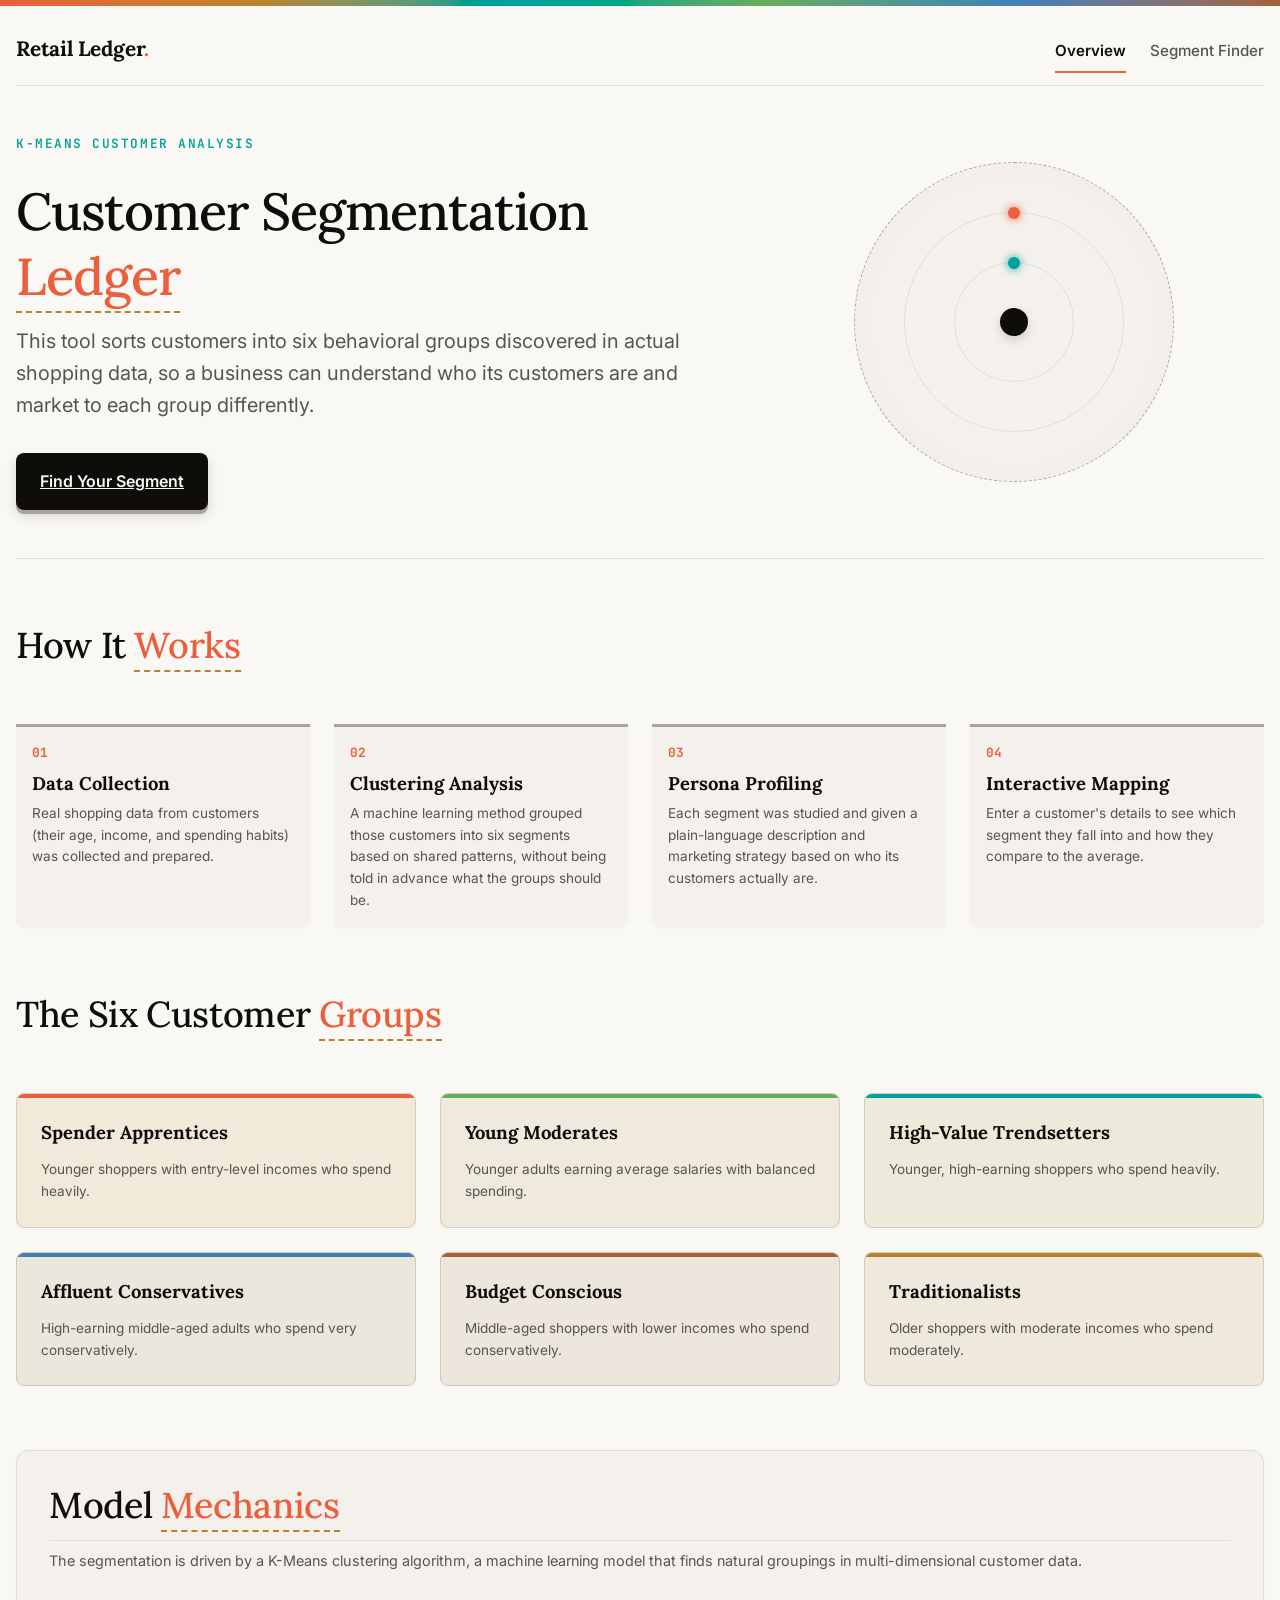
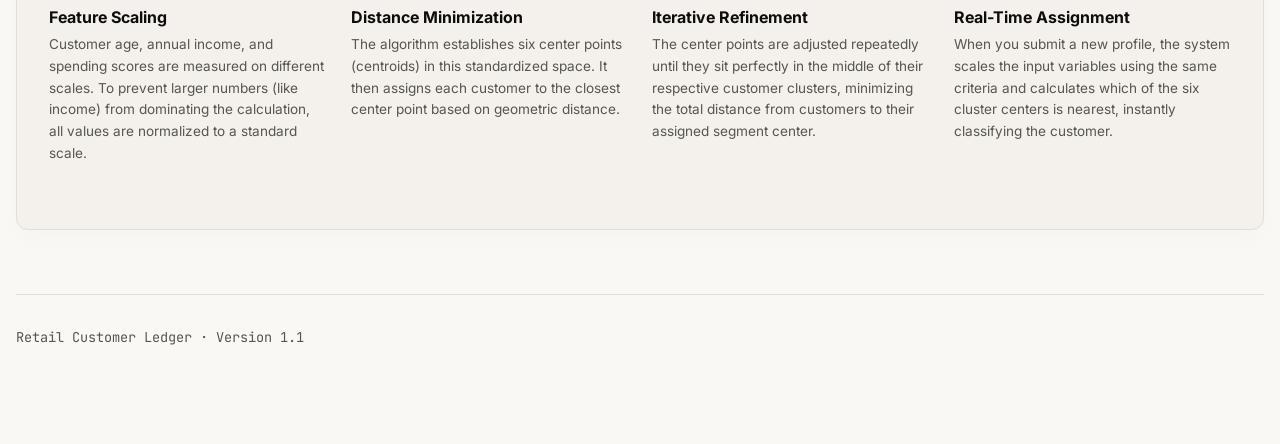
<file: frontend/index.html>
<!DOCTYPE html>
<html lang="en">

<head>
    <meta charset="UTF-8">
    <meta name="viewport" content="width=device-width, initial-scale=1.0">
    <title>Customer Segmentation Ledger</title>
    <meta name="description" content="An archival record ledger mapping customer demographics to K-Means behavioral segments.">
    <link rel="icon" type="image/svg+xml" href="favicon.svg">
    <link rel="preconnect" href="https://fonts.googleapis.com">
    <link rel="preconnect" href="https://fonts.gstatic.com" crossorigin>
    <link href="https://fonts.googleapis.com/css2?family=Inter:wght@400;500;600;700&family=Lora:ital,wght@0,400;0,500;0,600;0,700;1,400&family=JetBrains+Mono:wght@400;500&display=swap" rel="stylesheet">
    <link rel="stylesheet" href="style.css">
</head>

<body>
    <div class="app-container">
        <nav class="main-nav" aria-label="Primary Navigation">
            <a href="index.html" class="nav-brand">Retail Ledger</a>
            <div class="nav-links">
                <a href="index.html" class="nav-link active" aria-current="page">Overview</a>
                <a href="segment-finder.html" class="nav-link">Segment Finder</a>
            </div>
        </nav>

        <main class="home-layout">
            <section class="hero-layout" aria-label="Introduction">
                <div class="hero-content">
                    <span class="page-meta">K-Means Customer Analysis</span>
                    <h1>Customer Segmentation <em>Ledger</em></h1>
                    <p class="hero-lead">This tool sorts customers into six behavioral groups discovered in actual shopping data, so a business can understand who its customers are and market to each group differently.</p>
                    <div style="margin-top: var(--space-4);">
                        <a href="segment-finder.html" class="ink-btn" style="width: auto;">Find Your Segment</a>
                    </div>
                </div>
                <div class="hero-illustration" aria-hidden="true">
                    <div class="illustration-center"></div>
                    <div class="illustration-orbit">
                        <div class="orbit-node"></div>
                    </div>
                    <div class="illustration-orbit">
                        <div class="orbit-node"></div>
                    </div>
                </div>
            </section>

            <section class="process-section" aria-labelledby="process-heading">
                <h2 id="process-heading">How It <em>Works</em></h2>
                <div class="process-grid">
                    <div class="process-card">
                        <span class="process-step">01</span>
                        <h4>Data Collection</h4>
                        <p>Real shopping data from customers (their age, income, and spending habits) was collected and prepared.</p>
                    </div>
                    <div class="process-card">
                        <span class="process-step">02</span>
                        <h4>Clustering Analysis</h4>
                        <p>A machine learning method grouped those customers into six segments based on shared patterns, without being told in advance what the groups should be.</p>
                    </div>
                    <div class="process-card">
                        <span class="process-step">03</span>
                        <h4>Persona Profiling</h4>
                        <p>Each segment was studied and given a plain-language description and marketing strategy based on who its customers actually are.</p>
                    </div>
                    <div class="process-card">
                        <span class="process-step">04</span>
                        <h4>Interactive Mapping</h4>
                        <p>Enter a customer's details to see which segment they fall into and how they compare to the average.</p>
                    </div>
                </div>
            </section>

            <section class="preview-section" aria-labelledby="groups-heading">
                <h2 id="groups-heading">The Six Customer <em>Groups</em></h2>
                <div class="previews-grid">
                    <div class="preview-card">
                        <span class="preview-tag">Spender Apprentices</span>
                        <p>Younger shoppers with entry-level incomes who spend heavily.</p>
                    </div>
                    <div class="preview-card">
                        <span class="preview-tag">Young Moderates</span>
                        <p>Younger adults earning average salaries with balanced spending.</p>
                    </div>
                    <div class="preview-card">
                        <span class="preview-tag">High-Value Trendsetters</span>
                        <p>Younger, high-earning shoppers who spend heavily.</p>
                    </div>
                    <div class="preview-card">
                        <span class="preview-tag">Affluent Conservatives</span>
                        <p>High-earning middle-aged adults who spend very conservatively.</p>
                    </div>
                    <div class="preview-card">
                        <span class="preview-tag">Budget Conscious</span>
                        <p>Middle-aged shoppers with lower incomes who spend conservatively.</p>
                    </div>
                    <div class="preview-card">
                        <span class="preview-tag">Traditionalists</span>
                        <p>Older shoppers with moderate incomes who spend moderately.</p>
                    </div>
                </div>
            </section>

            <section class="card-panel" aria-labelledby="mechanics-heading">
                <h2 id="mechanics-heading" class="panel-title">Model <em>Mechanics</em></h2>
                <p class="panel-desc">The segmentation is driven by a K-Means clustering algorithm, a machine learning model that finds natural groupings in multi-dimensional customer data.</p>
                <div style="display: grid; grid-template-columns: repeat(auto-fit, minmax(240px, 1fr)); gap: var(--space-6);">
                    <div class="input-group">
                        <strong style="display: block; margin-bottom: var(--space-1);">Feature Scaling</strong>
                        <p style="font-size: 0.85rem;">Customer age, annual income, and spending scores are measured on different scales. To prevent larger numbers (like income) from dominating the calculation, all values are normalized to a standard scale.</p>
                    </div>
                    <div class="input-group">
                        <strong style="display: block; margin-bottom: var(--space-1);">Distance Minimization</strong>
                        <p style="font-size: 0.85rem;">The algorithm establishes six center points (centroids) in this standardized space. It then assigns each customer to the closest center point based on geometric distance.</p>
                    </div>
                    <div class="input-group">
                        <strong style="display: block; margin-bottom: var(--space-1);">Iterative Refinement</strong>
                        <p style="font-size: 0.85rem;">The center points are adjusted repeatedly until they sit perfectly in the middle of their respective customer clusters, minimizing the total distance from customers to their assigned segment center.</p>
                    </div>
                    <div class="input-group">
                        <strong style="display: block; margin-bottom: var(--space-1);">Real-Time Assignment</strong>
                        <p style="font-size: 0.85rem;">When you submit a new profile, the system scales the input variables using the same criteria and calculates which of the six cluster centers is nearest, instantly classifying the customer.</p>
                    </div>
                </div>
            </section>
        </main>

        <footer class="main-footer">
            <span class="colophon-meta">Retail Customer Ledger · Version 1.1</span>
        </footer>
    </div>
</body>

</html>
</file>
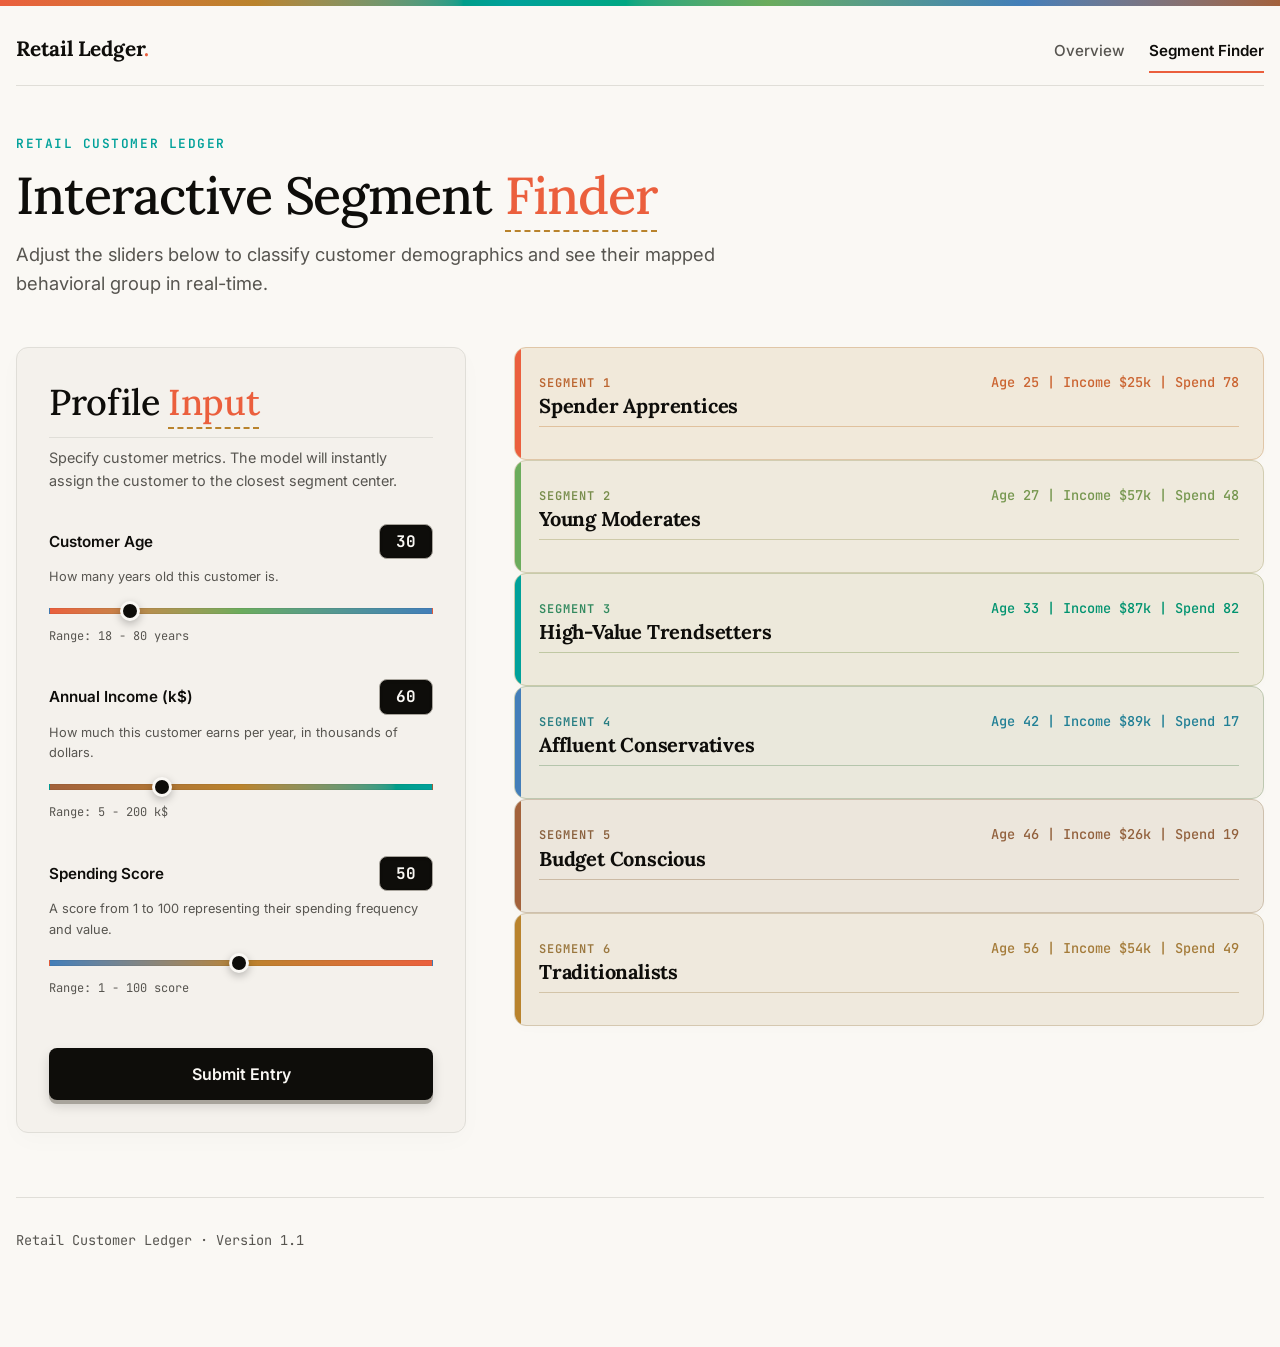
<file: frontend/segment-finder.html>
<!DOCTYPE html>
<html lang="en">

<head>
    <meta charset="UTF-8">
    <meta name="viewport" content="width=device-width, initial-scale=1.0">
    <title>Interactive Segment Finder</title>
    <meta name="description" content="An interactive ledger interface to classify customer attributes and explore behavioral groups.">
    <link rel="icon" type="image/svg+xml" href="favicon.svg">
    <link rel="preconnect" href="https://fonts.googleapis.com">
    <link rel="preconnect" href="https://fonts.gstatic.com" crossorigin>
    <link href="https://fonts.googleapis.com/css2?family=Inter:wght@400;500;600;700&family=Lora:ital,wght@0,400;0,500;0,600;0,700;1,400&family=JetBrains+Mono:wght@400;500&display=swap" rel="stylesheet">
    <link rel="stylesheet" href="style.css">
</head>

<body>
    <div class="app-container">
        <nav class="main-nav" aria-label="Primary Navigation">
            <a href="index.html" class="nav-brand">Retail Ledger</a>
            <div class="nav-links">
                <a href="index.html" class="nav-link">Overview</a>
                <a href="segment-finder.html" class="nav-link active" aria-current="page">Segment Finder</a>
            </div>
        </nav>

        <header class="page-header">
            <span class="page-meta">Retail Customer Ledger</span>
            <h1>Interactive Segment <em>Finder</em></h1>
            <p>Adjust the sliders below to classify customer demographics and see their mapped behavioral group in real-time.</p>
        </header>

        <div class="layout-grid">
            <section class="card-panel" aria-labelledby="input-heading">
                <h2 id="input-heading" class="panel-title">Profile <em>Input</em></h2>
                <p class="panel-desc">Specify customer metrics. The model will instantly assign the customer to the closest segment center.</p>

                <form id="segment-form" novalidate>
                    <div class="input-group">
                        <div class="input-label-container">
                            <label for="age">Customer Age</label>
                            <span class="input-val-display" id="age-val">30</span>
                        </div>
                        <span class="input-annotation">How many years old this customer is.</span>
                        <div class="slider-container">
                            <input type="range" id="age" name="age" min="18" max="80" value="30" required aria-describedby="age-hint">
                        </div>
                        <span class="field-hint" id="age-hint" style="font-size: 0.75rem; color: var(--color-ink-muted); font-family: var(--font-mono);">Range: 18 - 80 years</span>
                    </div>

                    <div class="input-group">
                        <div class="input-label-container">
                            <label for="annual_income">Annual Income (k$)</label>
                            <span class="input-val-display" id="annual_income-val">60</span>
                        </div>
                        <span class="input-annotation">How much this customer earns per year, in thousands of dollars.</span>
                        <div class="slider-container">
                            <input type="range" id="annual_income" name="annual_income" min="5" max="200" value="60" required aria-describedby="income-hint">
                        </div>
                        <span class="field-hint" id="income-hint" style="font-size: 0.75rem; color: var(--color-ink-muted); font-family: var(--font-mono);">Range: 5 - 200 k$</span>
                    </div>

                    <div class="input-group">
                        <div class="input-label-container">
                            <label for="spending_score">Spending Score</label>
                            <span class="input-val-display" id="spending_score-val">50</span>
                        </div>
                        <span class="input-annotation">A score from 1 to 100 representing their spending frequency and value.</span>
                        <div class="slider-container">
                            <input type="range" id="spending_score" name="spending_score" min="1" max="100" value="50" required aria-describedby="spending-hint">
                        </div>
                        <span class="field-hint" id="spending-hint" style="font-size: 0.75rem; color: var(--color-ink-muted); font-family: var(--font-mono);">Range: 1 - 100 score</span>
                    </div>

                    <button type="submit" class="ink-btn" id="submit-btn" style="margin-top: var(--space-4);">
                        <span id="btn-text">Submit Entry</span>
                        <span id="btn-loader" class="ink-spinner" aria-hidden="true"></span>
                    </button>
                </form>

                <div id="error-banner" class="error-box" role="alert"></div>
            </section>

            <section class="roster-panel" aria-labelledby="roster-heading">
                <h2 id="roster-heading" style="display: none;">Segment Roster</h2>
                <div class="roster-drawer" id="roster-drawer" aria-label="Customer Segment Roster">
                    <div class="roster-card" data-cluster="4">
                        <div class="card-header">
                            <div class="card-title-group">
                                <span class="card-index">Segment 1</span>
                                <h3 class="card-title">Spender Apprentices</h3>
                            </div>
                            <span class="card-meta-summary">Age 25 | Income $25k | Spend 78</span>
                        </div>
                        <div class="card-body">
                            <p class="card-description">Younger shoppers with entry-level incomes who spend a large portion of their money. They are attracted to flash sales and low-cost trend items.</p>
                            <div class="card-strategy">
                                <span class="strategy-title">Recommended Strategy</span>
                                <p class="strategy-text">Promote low-cost trend items, flash sales, student discounts, and buy-now-pay-later payment options.</p>
                            </div>
                            <div class="profile-match-slot" id="match-4">
                                <div class="match-slot-header">Current Match Profile</div>
                                <div class="match-slot-metrics">
                                    <div class="match-slot-metric">Age: <span class="match-age">—</span></div>
                                    <div class="match-slot-metric">Income: $<span class="match-income">—</span>k</div>
                                    <div class="match-slot-metric">Spend Score: <span class="match-spend">—</span>/100</div>
                                </div>
                            </div>
                            <div class="card-metrics">
                                <div class="metric-box">
                                    <span class="metric-val">25.0</span>
                                    <span class="metric-lbl">Avg Age</span>
                                </div>
                                <div class="metric-box">
                                    <span class="metric-val">$25.3k</span>
                                    <span class="metric-lbl">Avg Income</span>
                                </div>
                                <div class="metric-box">
                                    <span class="metric-val">77.6</span>
                                    <span class="metric-lbl">Avg Spend</span>
                                </div>
                                <div class="metric-box">
                                    <span class="metric-val">23</span>
                                    <span class="metric-lbl">Size</span>
                                </div>
                            </div>
                        </div>
                    </div>

                    <div class="roster-card" data-cluster="1">
                        <div class="card-header">
                            <div class="card-title-group">
                                <span class="card-index">Segment 2</span>
                                <h3 class="card-title">Young Moderates</h3>
                            </div>
                            <span class="card-meta-summary">Age 27 | Income $57k | Spend 48</span>
                        </div>
                        <div class="card-body">
                            <p class="card-description">Younger adults earning average salaries with balanced spending habits. They are best reached via subscription offers and social media campaigns.</p>
                            <div class="card-strategy">
                                <span class="strategy-title">Recommended Strategy</span>
                                <p class="strategy-text">Engage through social media marketing, mobile-first promotions, and subscription-based service offers.</p>
                            </div>
                            <div class="profile-match-slot" id="match-1">
                                <div class="match-slot-header">Current Match Profile</div>
                                <div class="match-slot-metrics">
                                    <div class="match-slot-metric">Age: <span class="match-age">—</span></div>
                                    <div class="match-slot-metric">Income: $<span class="match-income">—</span>k</div>
                                    <div class="match-slot-metric">Spend Score: <span class="match-spend">—</span>/100</div>
                                </div>
                            </div>
                            <div class="card-metrics">
                                <div class="metric-box">
                                    <span class="metric-val">26.8</span>
                                    <span class="metric-lbl">Avg Age</span>
                                </div>
                                <div class="metric-box">
                                    <span class="metric-val">$57.1k</span>
                                    <span class="metric-lbl">Avg Income</span>
                                </div>
                                <div class="metric-box">
                                    <span class="metric-val">48.1</span>
                                    <span class="metric-lbl">Avg Spend</span>
                                </div>
                                <div class="metric-box">
                                    <span class="metric-val">39</span>
                                    <span class="metric-lbl">Size</span>
                                </div>
                            </div>
                        </div>
                    </div>

                    <div class="roster-card" data-cluster="3">
                        <div class="card-header">
                            <div class="card-title-group">
                                <span class="card-index">Segment 3</span>
                                <h3 class="card-title">High-Value Trendsetters</h3>
                            </div>
                            <span class="card-meta-summary">Age 33 | Income $87k | Spend 82</span>
                        </div>
                        <div class="card-body">
                            <p class="card-description">Younger and middle-aged adults with high incomes who spend heavily. They respond best to premium luxury products and personal buyer options.</p>
                            <div class="card-strategy">
                                <span class="strategy-title">Recommended Strategy</span>
                                <p class="strategy-text">Target with luxury items, new arrivals, high-prestige product launches, and personal shopper services.</p>
                            </div>
                            <div class="profile-match-slot" id="match-3">
                                <div class="match-slot-header">Current Match Profile</div>
                                <div class="match-slot-metrics">
                                    <div class="match-slot-metric">Age: <span class="match-age">—</span></div>
                                    <div class="match-slot-metric">Income: $<span class="match-income">—</span>k</div>
                                    <div class="match-slot-metric">Spend Score: <span class="match-spend">—</span>/100</div>
                                </div>
                            </div>
                            <div class="card-metrics">
                                <div class="metric-box">
                                    <span class="metric-val">32.7</span>
                                    <span class="metric-lbl">Avg Age</span>
                                </div>
                                <div class="metric-box">
                                    <span class="metric-val">$86.5k</span>
                                    <span class="metric-lbl">Avg Income</span>
                                </div>
                                <div class="metric-box">
                                    <span class="metric-val">82.1</span>
                                    <span class="metric-lbl">Avg Spend</span>
                                </div>
                                <div class="metric-box">
                                    <span class="metric-val">39</span>
                                    <span class="metric-lbl">Size</span>
                                </div>
                            </div>
                        </div>
                    </div>

                    <div class="roster-card" data-cluster="2">
                        <div class="card-header">
                            <div class="card-title-group">
                                <span class="card-index">Segment 4</span>
                                <h3 class="card-title">Affluent Conservatives</h3>
                            </div>
                            <span class="card-meta-summary">Age 42 | Income $89k | Spend 17</span>
                        </div>
                        <div class="card-body">
                            <p class="card-description">Established middle-aged high earners who spend very conservatively. They focus on purchasing premium quality items rather than following trends.</p>
                            <div class="card-strategy">
                                <span class="strategy-title">Recommended Strategy</span>
                                <p class="strategy-text">Target with high-end premium goods, exclusive VIP invitations, and personalized loyalty benefits emphasizing long-term value.</p>
                            </div>
                            <div class="profile-match-slot" id="match-2">
                                <div class="match-slot-header">Current Match Profile</div>
                                <div class="match-slot-metrics">
                                    <div class="match-slot-metric">Age: <span class="match-age">—</span></div>
                                    <div class="match-slot-metric">Income: $<span class="match-income">—</span>k</div>
                                    <div class="match-slot-metric">Spend Score: <span class="match-spend">—</span>/100</div>
                                </div>
                            </div>
                            <div class="card-metrics">
                                <div class="metric-box">
                                    <span class="metric-val">41.9</span>
                                    <span class="metric-lbl">Avg Age</span>
                                </div>
                                <div class="metric-box">
                                    <span class="metric-val">$88.9k</span>
                                    <span class="metric-lbl">Avg Income</span>
                                </div>
                                <div class="metric-box">
                                    <span class="metric-val">17.0</span>
                                    <span class="metric-lbl">Avg Spend</span>
                                </div>
                                <div class="metric-box">
                                    <span class="metric-val">33</span>
                                    <span class="metric-lbl">Size</span>
                                </div>
                            </div>
                        </div>
                    </div>

                    <div class="roster-card" data-cluster="5">
                        <div class="card-header">
                            <div class="card-title-group">
                                <span class="card-index">Segment 5</span>
                                <h3 class="card-title">Budget Conscious</h3>
                            </div>
                            <span class="card-meta-summary">Age 46 | Income $26k | Spend 19</span>
                        </div>
                        <div class="card-body">
                            <p class="card-description">Middle-aged shoppers with lower incomes who spend very conservatively. They are highly price-sensitive and look for clearance sales and discounts.</p>
                            <div class="card-strategy">
                                <span class="strategy-title">Recommended Strategy</span>
                                <p class="strategy-text">Focus on budget friendly products, clearance sales, and basic utility offerings.</p>
                            </div>
                            <div class="profile-match-slot" id="match-5">
                                <div class="match-slot-header">Current Match Profile</div>
                                <div class="match-slot-metrics">
                                    <div class="match-slot-metric">Age: <span class="match-age">—</span></div>
                                    <div class="match-slot-metric">Income: $<span class="match-income">—</span>k</div>
                                    <div class="match-slot-metric">Spend Score: <span class="match-spend">—</span>/100</div>
                                </div>
                            </div>
                            <div class="card-metrics">
                                <div class="metric-box">
                                    <span class="metric-val">45.5</span>
                                    <span class="metric-lbl">Avg Age</span>
                                </div>
                                <div class="metric-box">
                                    <span class="metric-val">$26.3k</span>
                                    <span class="metric-lbl">Avg Income</span>
                                </div>
                                <div class="metric-box">
                                    <span class="metric-val">19.4</span>
                                    <span class="metric-lbl">Avg Spend</span>
                                </div>
                                <div class="metric-box">
                                    <span class="metric-val">21</span>
                                    <span class="metric-lbl">Size</span>
                                </div>
                            </div>
                        </div>
                    </div>

                    <div class="roster-card" data-cluster="0">
                        <div class="card-header">
                            <div class="card-title-group">
                                <span class="card-index">Segment 6</span>
                                <h3 class="card-title">Traditionalists</h3>
                            </div>
                            <span class="card-meta-summary">Age 56 | Income $54k | Spend 49</span>
                        </div>
                        <div class="card-body">
                            <p class="card-description">Older shoppers with moderate incomes and balanced spending habits. They prefer practical, reliable products and value-based loyalty programs.</p>
                            <div class="card-strategy">
                                <span class="strategy-title">Recommended Strategy</span>
                                <p class="strategy-text">Target with practical, reliable products, loyalty program incentives, and value-based promotions.</p>
                            </div>
                            <div class="profile-match-slot" id="match-0">
                                <div class="match-slot-header">Current Match Profile</div>
                                <div class="match-slot-metrics">
                                    <div class="match-slot-metric">Age: <span class="match-age">—</span></div>
                                    <div class="match-slot-metric">Income: $<span class="match-income">—</span>k</div>
                                    <div class="match-slot-metric">Spend Score: <span class="match-spend">—</span>/100</div>
                                </div>
                            </div>
                            <div class="card-metrics">
                                <div class="metric-box">
                                    <span class="metric-val">56.3</span>
                                    <span class="metric-lbl">Avg Age</span>
                                </div>
                                <div class="metric-box">
                                    <span class="metric-val">$54.3k</span>
                                    <span class="metric-lbl">Avg Income</span>
                                </div>
                                <div class="metric-box">
                                    <span class="metric-val">49.1</span>
                                    <span class="metric-lbl">Avg Spend</span>
                                </div>
                                <div class="metric-box">
                                    <span class="metric-val">45</span>
                                    <span class="metric-lbl">Size</span>
                                </div>
                            </div>
                        </div>
                    </div>
                </div>
            </section>
        </div>

        <footer class="main-footer">
            <span class="colophon-meta">Retail Customer Ledger · Version 1.1</span>
        </footer>
    </div>

    <script src="script.js"></script>
</body>

</html>
</file>
<file: frontend/style.css>
:root {
  --color-paper: oklch(98.0% 0.006 85);
  --color-paper-2: oklch(96.0% 0.008 85);
  --color-paper-3: oklch(93.5% 0.012 85);
  --color-ink: oklch(16.0% 0.006 85);
  --color-ink-muted: oklch(45.0% 0.008 85);
  --color-focus: oklch(60.0% 0.12 250);
  --color-border: oklch(90.0% 0.008 85);
  --color-border-dark: oklch(72.0% 0.012 85);
  --color-error-bg: oklch(94.0% 0.025 25);
  --color-error-border: oklch(65.0% 0.15 25);
  --color-error-text: oklch(40.0% 0.16 25);
  --color-success-bg: oklch(95.0% 0.025 140);
  --color-success-border: oklch(68.0% 0.14 140);
  --color-success-text: oklch(35.0% 0.12 140);
  --color-seg-0: oklch(65.0% 0.12 75);
  --color-seg-1: oklch(68.0% 0.13 140);
  --color-seg-2: oklch(58.0% 0.11 250);
  --color-seg-3: oklch(62.0% 0.15 190);
  --color-seg-4: oklch(66.0% 0.18 35);
  --color-seg-5: oklch(56.0% 0.10 50);
  --font-display: "Lora", "Georgia", serif;
  --font-body: "Inter", -apple-system, sans-serif;
  --font-mono: "JetBrains Mono", "Courier New", monospace;
  --space-1: 0.25rem;
  --space-2: 0.5rem;
  --space-3: 0.75rem;
  --space-4: 1rem;
  --space-6: 1.5rem;
  --space-8: 2rem;
  --space-12: 3rem;
  --space-16: 4rem;
  --radius-sm: 4px;
  --radius-md: 8px;
  --radius-lg: 12px;
  --max-width: 1280px;
  --transition-smooth: all 260ms cubic-bezier(0.16, 1, 0.3, 1);
  --transition-fast: all 120ms cubic-bezier(0.2, 0.8, 0.2, 1);
}

* {
  box-sizing: border-box;
  margin: 0;
  padding: 0;
}

html, body {
  background-color: var(--color-paper);
  color: var(--color-ink);
  font-family: var(--font-body);
  font-size: 16px;
  line-height: 1.6;
  min-height: 100vh;
  -webkit-font-smoothing: antialiased;
}

body {
  display: flex;
  flex-direction: column;
  align-items: center;
  padding: 0 var(--space-4);
  overflow-x: clip;
}

body::before {
  content: "";
  display: block;
  width: 100%;
  height: 6px;
  background: linear-gradient(90deg, 
    var(--color-seg-4) 0%, 
    var(--color-seg-0) 20%, 
    var(--color-seg-3) 40%, 
    var(--color-seg-1) 60%, 
    var(--color-seg-2) 80%, 
    var(--color-seg-5) 100%
  );
  position: absolute;
  top: 0;
  left: 0;
  z-index: 100;
}

h1, h2, h3, h4 {
  font-family: var(--font-display);
  font-weight: 500;
  line-height: 1.25;
  color: var(--color-ink);
}

h1 {
  font-size: clamp(2rem, 4vw + 0.5rem, 3.25rem);
  letter-spacing: -0.02em;
}

h2 {
  font-size: clamp(1.6rem, 2.5vw + 0.25rem, 2.35rem);
  letter-spacing: -0.01em;
  margin-bottom: var(--space-6);
}

h3 {
  font-size: 1.35rem;
}

p {
  color: var(--color-ink-muted);
}

h1 em, h2 em, h3 em {
  font-style: normal;
  color: var(--color-seg-4);
  border-bottom: 2px dashed var(--color-seg-0);
  padding-bottom: 2px;
}

.app-container {
  width: 100%;
  max-width: var(--max-width);
  margin: 0 auto;
  display: flex;
  flex-direction: column;
  min-height: 100vh;
  padding-bottom: var(--space-16);
  position: relative;
}

.main-nav {
  display: flex;
  justify-content: space-between;
  align-items: baseline;
  width: 100%;
  padding: var(--space-8) 0 var(--space-4) 0;
  border-bottom: 1px solid var(--color-border);
  margin-bottom: var(--space-12);
}

.nav-brand {
  font-family: var(--font-display);
  font-size: 1.3rem;
  font-weight: 700;
  text-decoration: none;
  color: var(--color-ink);
  letter-spacing: -0.01em;
}

.nav-brand::after {
  content: ".";
  color: var(--color-seg-4);
}

.nav-links {
  display: flex;
  gap: var(--space-6);
}

.nav-link {
  font-size: 0.95rem;
  font-weight: 500;
  text-decoration: none;
  color: var(--color-ink-muted);
  transition: var(--transition-fast);
  position: relative;
  padding-bottom: 6px;
}

.nav-link:hover {
  color: var(--color-ink);
}

.nav-link.active {
  color: var(--color-ink);
  font-weight: 600;
}

.nav-link.active::after {
  content: "";
  position: absolute;
  bottom: -4px;
  left: 0;
  width: 100%;
  height: 2px;
  background: var(--color-seg-4);
}

.page-header {
  margin-bottom: var(--space-12);
  max-width: 760px;
}

.page-meta {
  font-family: var(--font-mono);
  font-size: 0.8rem;
  text-transform: uppercase;
  letter-spacing: 0.12em;
  color: var(--color-seg-3);
  font-weight: 600;
  display: block;
  margin-bottom: var(--space-2);
}

.page-header h1 {
  margin-bottom: var(--space-3);
}

.page-header p {
  font-size: 1.15rem;
  line-height: 1.6;
}

.layout-grid {
  display: grid;
  grid-template-columns: 4.5fr 7.5fr;
  gap: var(--space-12);
  align-items: start;
}

.card-panel {
  background: var(--color-paper-2);
  border: 1px solid var(--color-border);
  border-radius: var(--radius-lg);
  padding: var(--space-8);
  box-shadow: 0 8px 24px rgba(0, 0, 0, 0.02);
  transition: var(--transition-smooth);
}

.card-panel:focus-within {
  border-color: var(--color-border-dark);
}

.panel-title {
  margin-bottom: var(--space-2);
  border-bottom: 1px solid var(--color-border);
  padding-bottom: var(--space-3);
}

.panel-desc {
  font-size: 0.9rem;
  margin-bottom: var(--space-8);
  color: var(--color-ink-muted);
}

.input-group {
  margin-bottom: var(--space-8);
}

.input-label-container {
  display: flex;
  justify-content: space-between;
  align-items: baseline;
  margin-bottom: var(--space-2);
}

.input-label-container label {
  font-weight: 600;
  font-size: 0.95rem;
  color: var(--color-ink);
}

.input-val-display {
  font-family: var(--font-mono);
  font-size: 1rem;
  font-weight: 700;
  color: var(--color-paper);
  background: var(--color-ink);
  padding: var(--space-1) var(--space-3);
  border-radius: var(--radius-md);
  border: 1px solid var(--color-border-dark);
  min-width: 54px;
  text-align: center;
  box-shadow: inset 0 1px 3px rgba(0,0,0,0.1);
  transition: var(--transition-fast);
}

.input-annotation {
  display: block;
  font-size: 0.8rem;
  color: var(--color-ink-muted);
  margin-bottom: var(--space-3);
}

.slider-container {
  position: relative;
  display: flex;
  align-items: center;
  width: 100%;
}

input[type="range"] {
  -webkit-appearance: none;
  appearance: none;
  width: 100%;
  height: 6px;
  border-radius: var(--radius-pill);
  outline: none;
  margin: var(--space-2) 0;
  transition: var(--transition-fast);
  border: 1px solid rgba(0, 0, 0, 0.05);
}

#age {
  background: linear-gradient(to right, var(--color-seg-4), var(--color-seg-1), var(--color-seg-2));
}

#annual_income {
  background: linear-gradient(to right, var(--color-seg-5), var(--color-seg-0), var(--color-seg-3));
}

#spending_score {
  background: linear-gradient(to right, var(--color-seg-2), var(--color-seg-0), var(--color-seg-4));
}

input[type="range"]::-webkit-slider-thumb {
  -webkit-appearance: none;
  appearance: none;
  width: 20px;
  height: 20px;
  border-radius: 50%;
  background: var(--color-ink);
  cursor: grab;
  border: 3px solid var(--color-paper);
  box-shadow: 0 3px 8px rgba(0, 0, 0, 0.25);
  transition: var(--transition-fast);
}

input[type="range"]::-webkit-slider-thumb:hover {
  transform: scale(1.2);
  background: var(--color-border-dark);
}

input[type="range"]::-webkit-slider-thumb:active {
  cursor: grabbing;
  transform: scale(1.25);
}

input[type="range"]:focus-visible::-webkit-slider-thumb {
  outline: 3px solid var(--color-focus);
  outline-offset: 2px;
}

.ink-btn {
  width: 100%;
  display: inline-flex;
  align-items: center;
  justify-content: center;
  gap: var(--space-2);
  padding: var(--space-4) var(--space-6);
  font-family: var(--font-body);
  font-weight: 600;
  font-size: 1rem;
  border: 0;
  border-radius: var(--radius-md);
  color: var(--color-paper);
  background: var(--color-ink);
  cursor: pointer;
  position: relative;
  box-shadow: 0 4px 0px var(--color-border-dark), 0 6px 12px rgba(0, 0, 0, 0.15);
  transform: translateY(0);
  transition: transform 140ms cubic-bezier(0.2, 0.7, 0.3, 1), box-shadow 140ms cubic-bezier(0.2, 0.7, 0.3, 1), background-color 160ms;
}

.ink-btn:hover {
  transform: translateY(-2px);
  box-shadow: 0 6px 0px var(--color-border-dark), 0 12px 20px rgba(0, 0, 0, 0.2);
}

.ink-btn:active {
  transform: translateY(3px);
  box-shadow: 0 1px 0px var(--color-border-dark), 0 2px 4px rgba(0, 0, 0, 0.1);
  transition-duration: 70ms;
}

.ink-btn:focus-visible {
  outline: 3px solid var(--color-focus);
  outline-offset: 3px;
}

.ink-btn[disabled] {
  opacity: 0.6;
  cursor: not-allowed;
  pointer-events: none;
  transform: none;
  box-shadow: 0 4px 0px var(--color-border);
}

.ink-spinner {
  width: 18px;
  height: 18px;
  border: 2px solid var(--color-paper);
  border-top-color: transparent;
  border-radius: 50%;
  animation: spin 800ms linear infinite;
  display: none;
}

.ink-spinner.visible {
  display: inline-block;
}

@keyframes spin {
  to { transform: rotate(360deg); }
}

.roster-panel {
  display: flex;
  flex-direction: column;
  gap: var(--space-4);
}

.roster-card {
  background: color-mix(in oklch, var(--card-accent) 8%, var(--color-paper-2));
  border: 1px solid color-mix(in oklch, var(--card-accent) 25%, var(--color-border));
  border-radius: var(--radius-lg);
  padding: var(--space-6);
  transition: var(--transition-smooth);
  position: relative;
  overflow: hidden;
  display: flex;
  flex-direction: column;
  gap: var(--space-2);
  box-shadow: 0 4px 12px rgba(0, 0, 0, 0.01);
}

.roster-card:hover {
  background: color-mix(in oklch, var(--card-accent) 15%, var(--color-paper-2));
  border-color: var(--card-accent);
  transform: translateY(-3px);
  box-shadow: 0 8px 20px -8px oklch(from var(--card-accent) L calc(c * 0.4) H / 0.12);
}

.roster-card::before {
  content: "";
  position: absolute;
  top: 0;
  left: 0;
  width: 6px;
  height: 100%;
  background: var(--card-accent);
  transition: var(--transition-smooth);
}

.roster-card[data-cluster="0"] { --card-accent: var(--color-seg-0); }
.roster-card[data-cluster="1"] { --card-accent: var(--color-seg-1); }
.roster-card[data-cluster="2"] { --card-accent: var(--color-seg-2); }
.roster-card[data-cluster="3"] { --card-accent: var(--color-seg-3); }
.roster-card[data-cluster="4"] { --card-accent: var(--color-seg-4); }
.roster-card[data-cluster="5"] { --card-accent: var(--color-seg-5); }

.card-header {
  display: flex;
  justify-content: space-between;
  align-items: baseline;
  border-bottom: 1px solid color-mix(in oklch, var(--card-accent) 30%, var(--color-border));
  padding-bottom: var(--space-2);
}

.card-title-group {
  display: flex;
  flex-direction: column;
}

.card-index {
  font-family: var(--font-mono);
  font-size: 0.75rem;
  text-transform: uppercase;
  letter-spacing: 0.08em;
  color: color-mix(in oklch, var(--card-accent) 70%, var(--color-ink-muted));
  font-weight: 600;
}

.card-title {
  font-size: 1.25rem;
  font-weight: 700;
  letter-spacing: -0.01em;
  color: var(--color-ink);
}

.card-meta-summary {
  font-family: var(--font-mono);
  font-size: 0.85rem;
  font-weight: 500;
  color: color-mix(in oklch, var(--card-accent) 80%, var(--color-ink-muted));
}

.card-body {
  display: flex;
  flex-direction: column;
  gap: var(--space-4);
  max-height: 0;
  opacity: 0;
  overflow: hidden;
  transition: var(--transition-smooth);
}

.card-description {
  font-size: 0.95rem;
  color: var(--color-ink);
  line-height: 1.6;
}

.card-strategy {
  background: color-mix(in oklch, var(--card-accent) 10%, var(--color-paper));
  border-left: 4px solid var(--card-accent);
  padding: var(--space-4);
  border-radius: 0 var(--radius-md) var(--radius-md) 0;
}

.strategy-title {
  font-size: 0.8rem;
  text-transform: uppercase;
  font-weight: 700;
  letter-spacing: 0.06em;
  color: color-mix(in oklch, var(--card-accent) 90%, var(--color-ink));
  margin-bottom: var(--space-1);
  display: block;
}

.strategy-text {
  font-size: 0.9rem;
  color: var(--color-ink);
  line-height: 1.5;
}

.card-metrics {
  display: grid;
  grid-template-columns: repeat(4, 1fr);
  gap: var(--space-4);
  border-top: 1px solid color-mix(in oklch, var(--card-accent) 25%, var(--color-border));
  padding-top: var(--space-4);
  margin-top: var(--space-2);
}

.metric-box {
  display: flex;
  flex-direction: column;
  align-items: center;
  justify-content: center;
  background: var(--color-paper);
  border: 1px solid var(--color-border);
  border-radius: var(--radius-md);
  padding: var(--space-2) var(--space-1);
  text-align: center;
  box-shadow: 0 2px 6px rgba(0, 0, 0, 0.01);
}

.metric-val {
  font-family: var(--font-mono);
  font-size: 1.05rem;
  font-weight: 600;
  color: var(--color-ink);
}

.metric-lbl {
  font-size: 0.65rem;
  text-transform: uppercase;
  letter-spacing: 0.05em;
  color: var(--color-ink-muted);
  margin-top: 2px;
}

.profile-match-slot {
  display: none;
  background: var(--color-paper);
  border: 1px dashed var(--card-accent);
  border-radius: var(--radius-md);
  padding: var(--space-3) var(--space-4);
  margin-top: var(--space-2);
  animation: fadeIn 300ms ease forwards;
}

.match-slot-header {
  font-family: var(--font-mono);
  font-size: 0.75rem;
  text-transform: uppercase;
  color: color-mix(in oklch, var(--card-accent) 90%, var(--color-ink));
  font-weight: 700;
  margin-bottom: var(--space-1);
}

.match-slot-metrics {
  display: flex;
  gap: var(--space-4);
  font-size: 0.85rem;
  font-family: var(--font-mono);
}

.match-slot-metric span {
  font-weight: 700;
  color: color-mix(in oklch, var(--card-accent) 80%, var(--color-ink));
}

@keyframes fadeIn {
  from { opacity: 0; transform: translateY(4px); }
  to { opacity: 1; transform: translateY(0); }
}

.roster-card.active {
  background: color-mix(in oklch, var(--card-accent) 26%, var(--color-paper-2));
  border-color: var(--card-accent);
  border-width: 2px;
  transform: scale(1.015);
  box-shadow: 0 12px 32px -10px oklch(from var(--card-accent) L calc(c * 0.6) H / 0.22);
  z-index: 10;
}

.roster-card.active::before {
  width: 8px;
}

.roster-card.active .card-body {
  max-height: 450px;
  opacity: 1;
  overflow: visible;
  margin-top: var(--space-4);
}

.roster-card.active .profile-match-slot {
  display: block;
}

.roster-card.receded {
  opacity: 0.45;
  filter: grayscale(0.4) contrast(0.9);
  transform: scale(0.985);
}

.roster-card.receded:hover {
  opacity: 0.75;
  filter: none;
  transform: scale(1.0);
}

.error-box {
  background-color: var(--color-error-bg);
  border: 1px solid var(--color-error-border);
  color: var(--color-error-text);
  border-radius: var(--radius-md);
  padding: var(--space-4);
  font-size: 0.85rem;
  margin-top: var(--space-4);
  display: none;
  font-weight: 500;
}

.error-box.visible {
  display: block;
}

.home-layout {
  display: flex;
  flex-direction: column;
  gap: var(--space-16);
}

.hero-layout {
  display: grid;
  grid-template-columns: 7fr 5fr;
  gap: var(--space-12);
  align-items: center;
  border-bottom: 1px solid var(--color-border);
  padding-bottom: var(--space-12);
}

.hero-content {
  display: flex;
  flex-direction: column;
  gap: var(--space-4);
}

.hero-lead {
  font-size: 1.25rem;
  line-height: 1.6;
  color: var(--color-ink-muted);
}

.hero-illustration {
  display: flex;
  justify-content: center;
  align-items: center;
  position: relative;
  aspect-ratio: 1;
  background: var(--color-paper-2);
  border: 1px dashed var(--color-border-dark);
  border-radius: 50%;
  width: 100%;
  max-width: 320px;
  margin: 0 auto;
  box-shadow: inset 0 0 40px rgba(0,0,0,0.02);
}

.illustration-center {
  width: 28px;
  height: 28px;
  background: var(--color-ink);
  border-radius: 50%;
  z-index: 2;
  position: relative;
  box-shadow: 0 4px 10px rgba(0,0,0,0.15);
}

.illustration-orbit {
  position: absolute;
  border: 1px solid var(--color-border);
  border-radius: 50%;
  animation: rotateOrbit 20s linear infinite;
}

.illustration-orbit:nth-child(2) {
  width: 120px;
  height: 120px;
  animation-duration: 12s;
}

.illustration-orbit:nth-child(3) {
  width: 220px;
  height: 220px;
  animation-duration: 22s;
}

.orbit-node {
  position: absolute;
  width: 12px;
  height: 12px;
  border-radius: 50%;
  top: 0;
  left: 50%;
  transform: translate(-50%, -50%);
  box-shadow: 0 2px 6px rgba(0,0,0,0.15);
}

.illustration-orbit:nth-child(2) .orbit-node { 
  background: var(--color-seg-3); 
  box-shadow: 0 0 8px var(--color-seg-3);
}

.illustration-orbit:nth-child(3) .orbit-node { 
  background: var(--color-seg-4); 
  box-shadow: 0 0 8px var(--color-seg-4);
}

@keyframes rotateOrbit {
  to { transform: rotate(360deg); }
}

.process-section {
  display: flex;
  flex-direction: column;
  gap: var(--space-8);
}

.process-grid {
  display: grid;
  grid-template-columns: repeat(4, 1fr);
  gap: var(--space-6);
}

.process-card {
  border-top: 3px solid var(--color-border-dark);
  padding-top: var(--space-4);
  display: flex;
  flex-direction: column;
  gap: var(--space-2);
  background: var(--color-paper-2);
  padding: var(--space-4);
  border-radius: 0 0 var(--radius-md) var(--radius-md);
  box-shadow: 0 2px 8px rgba(0,0,0,0.01);
  transition: var(--transition-smooth);
}

.process-card:hover {
  transform: translateY(2px);
  border-top-color: var(--color-seg-3);
}

.process-step {
  font-family: var(--font-mono);
  font-size: 0.8rem;
  color: var(--color-seg-4);
  font-weight: 700;
}

.process-card h4 {
  font-size: 1.15rem;
  font-weight: 700;
}

.process-card p {
  font-size: 0.85rem;
}

.preview-section {
  display: flex;
  flex-direction: column;
  gap: var(--space-8);
}

.previews-grid {
  display: grid;
  grid-template-columns: repeat(3, 1fr);
  gap: var(--space-6);
}

.preview-card {
  background: color-mix(in oklch, var(--preview-accent) 8%, var(--color-paper-2));
  border: 1px solid color-mix(in oklch, var(--preview-accent) 20%, var(--color-border));
  border-radius: var(--radius-md);
  padding: var(--space-6);
  display: flex;
  flex-direction: column;
  gap: var(--space-3);
  position: relative;
  overflow: hidden;
  transition: var(--transition-smooth);
  box-shadow: 0 4px 10px rgba(0,0,0,0.01);
}

.preview-card:hover {
  transform: translateY(-3px);
  border-color: var(--preview-accent);
  background: color-mix(in oklch, var(--preview-accent) 15%, var(--color-paper-2));
  box-shadow: 0 8px 20px -8px oklch(from var(--preview-accent) L calc(c * 0.4) H / 0.15);
}

.preview-card::before {
  content: "";
  position: absolute;
  top: 0;
  left: 0;
  width: 100%;
  height: 4px;
  background: var(--preview-accent);
}

.preview-card:nth-child(1) { --preview-accent: var(--color-seg-4); }
.preview-card:nth-child(2) { --preview-accent: var(--color-seg-1); }
.preview-card:nth-child(3) { --preview-accent: var(--color-seg-3); }
.preview-card:nth-child(4) { --preview-accent: var(--color-seg-2); }
.preview-card:nth-child(5) { --preview-accent: var(--color-seg-5); }
.preview-card:nth-child(6) { --preview-accent: var(--color-seg-0); }

.preview-tag {
  font-family: var(--font-display);
  font-size: 1.15rem;
  font-weight: 700;
  color: var(--color-ink);
}

.preview-card p {
  font-size: 0.85rem;
  color: var(--color-ink-muted);
}

.main-footer {
  margin-top: var(--space-16);
  border-top: 1px solid var(--color-border);
  padding: var(--space-8) 0;
  display: flex;
  justify-content: space-between;
  font-size: 0.85rem;
  color: var(--color-ink-muted);
}

.colophon-meta {
  font-family: var(--font-mono);
}

@media (max-width: 960px) {
  .layout-grid {
    grid-template-columns: 1fr;
    gap: var(--space-8);
  }
  .hero-layout {
    grid-template-columns: 1fr;
    gap: var(--space-6);
  }
  .hero-illustration {
    max-width: 240px;
  }
  .process-grid {
    grid-template-columns: repeat(2, 1fr);
  }
  .previews-grid {
    grid-template-columns: repeat(2, 1fr);
  }
}

@media (max-width: 600px) {
  .process-grid {
    grid-template-columns: 1fr;
  }
  .previews-grid {
    grid-template-columns: 1fr;
  }
  .card-metrics {
    grid-template-columns: repeat(2, 1fr);
  }
  .main-footer {
    flex-direction: column;
    gap: var(--space-4);
    align-items: center;
    text-align: center;
  }
}

@media (prefers-reduced-motion: reduce) {
  * {
    animation-delay: 0s !important;
    animation-duration: 0s !important;
    animation-iteration-count: 1 !important;
    transition-duration: 0s !important;
    scroll-behavior: auto !important;
  }
  .hero-illustration .illustration-orbit {
    animation: none !important;
  }
}
</file>
